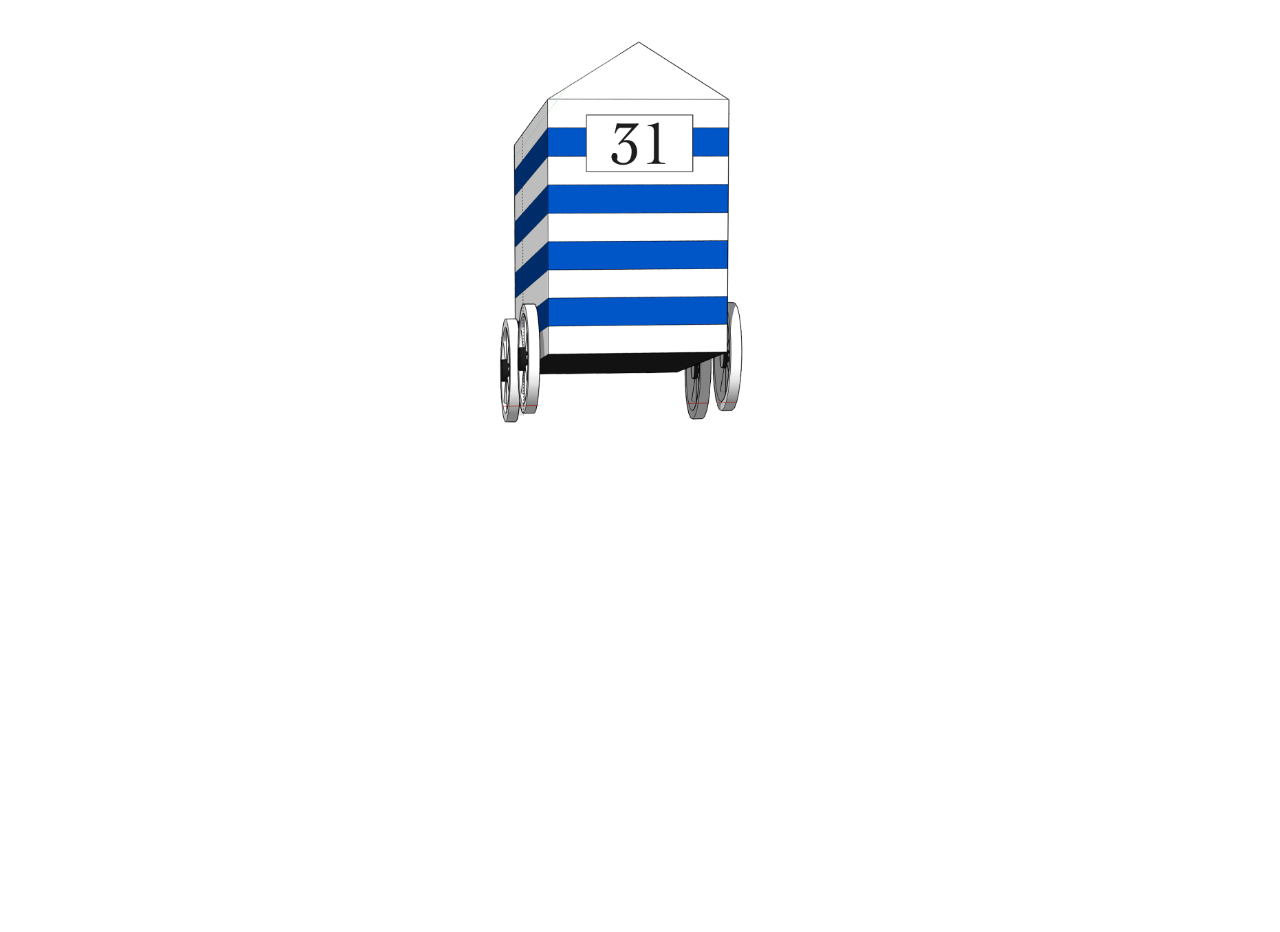
<file: index.html>
<!DOCTYPE html>
<html lang="it">
<head>
  <meta charset="UTF-8" />
  <meta name="viewport" content="width=device-width, initial-scale=1" />
  <title>casetta31</title>
  <link rel="icon" href="/favicon31.png" type="image/png" />
  <link rel="apple-touch-icon" sizes="180x180" href="/apple-touch-icon.png" />
  <link rel="icon" type="image/png" sizes="192x192" href="/android-chrome-192x192.png" />
  <link rel="icon" type="image/png" sizes="512x512" href="/android-chrome-512x512.png" />
  <style>
    * {
      box-sizing: border-box;
    }

    html, body {
      margin: 0;
      padding: 0;
      width: 100%;
      height: 100%;
      overflow-x: hidden;
      background: #fff;
    }

    body {
      display: flex;
      justify-content: center;
      align-items: flex-start;
      margin-top: 2rem; /* SPAZIO SOPRA */
    }

    .img-container {
      width: 100%;
      max-width: 3300px;
      overflow: hidden;
      display: flex;
      justify-content: center;
      align-items: flex-start;
    }

    .img-container img {
      width: 100%;
      height: auto;
      max-height: 800px;
      min-height: 400px;
      object-fit: cover;
      display: block;
    }

    @media (max-width: 768px) {
      .img-container img {
        height: 400px;
        width: auto;
        max-width: none;
      }
    }
  </style>
</head>
<body>
  <a href="descrizione.html?lang=it">
    <div class="img-container">
      <img src="schizzo31_S.png" alt="31" />
    </div>
  </a>
</body>
</html>
</file>
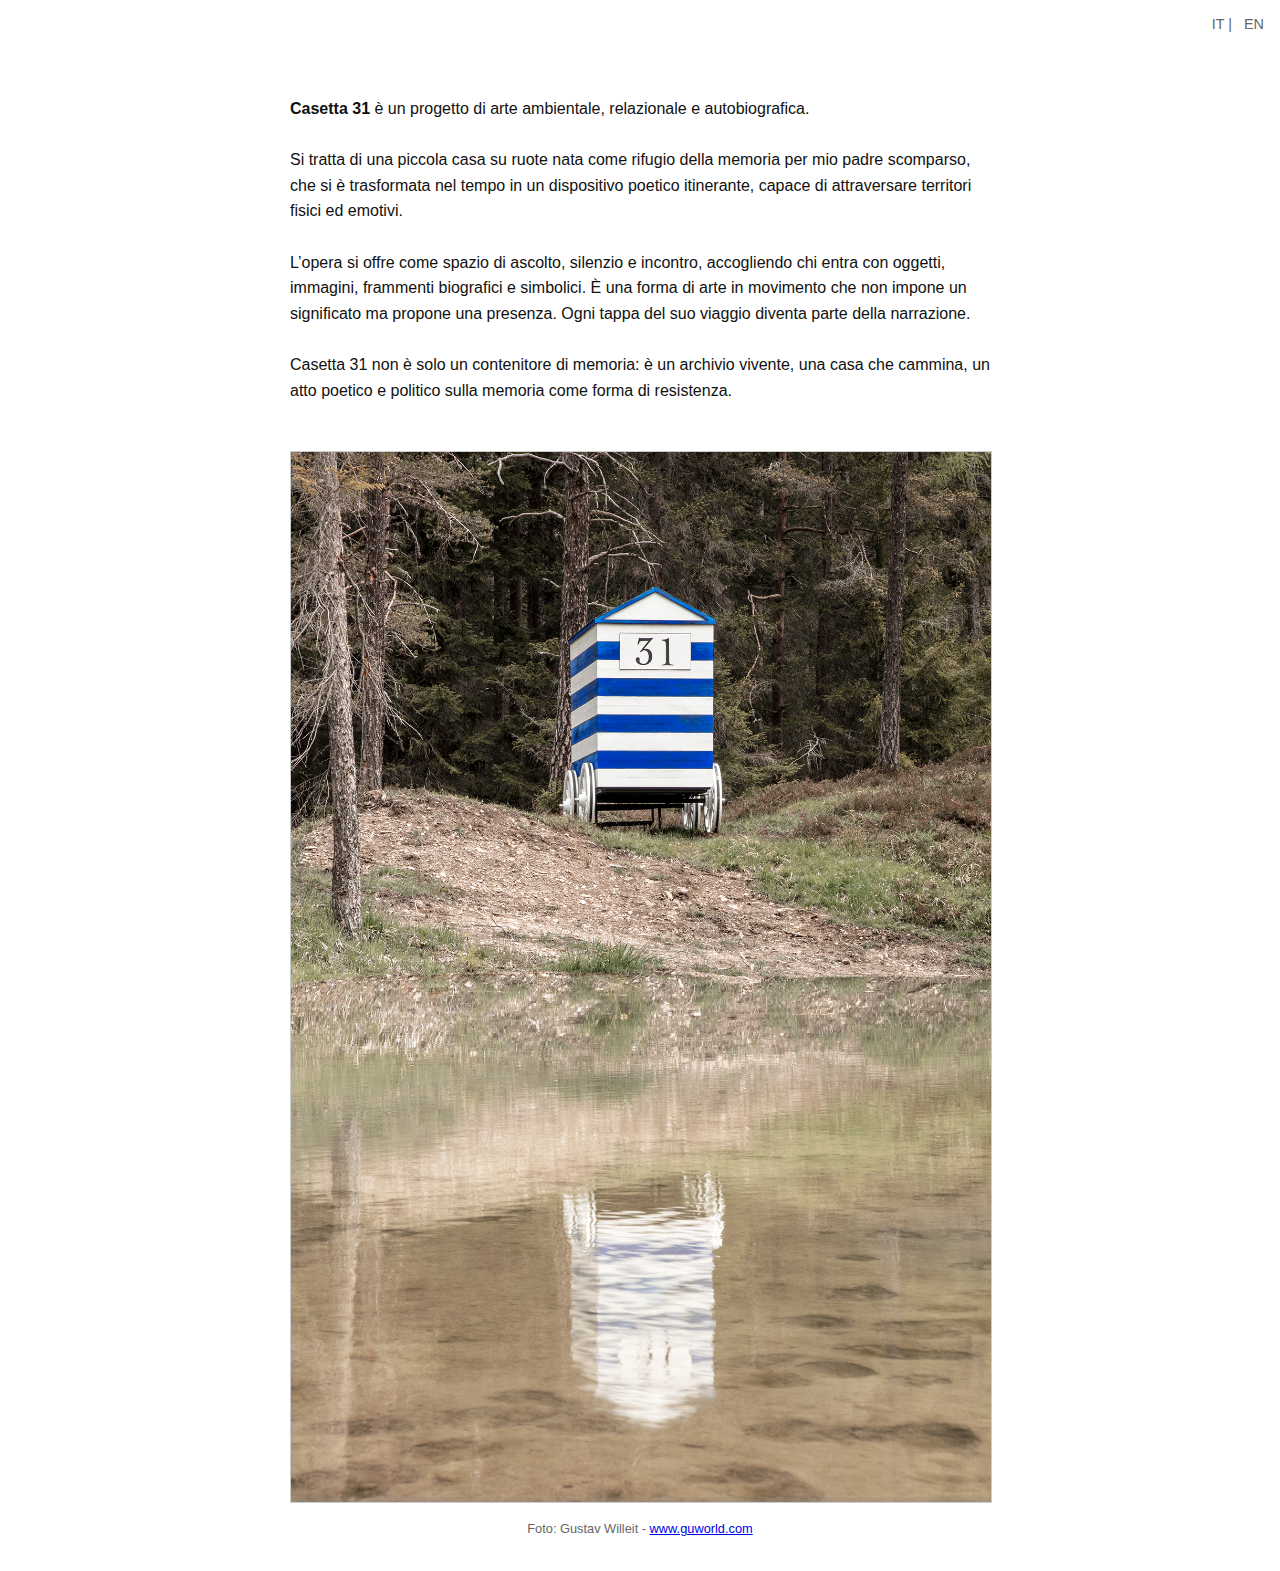
<file: descrizione.html>
<!DOCTYPE html>
<html lang="it">
<head>
  <meta charset="UTF-8" />
  <meta name="viewport" content="width=device-width, initial-scale=1.0"/>
  <title>Casetta 31 - Descrizione</title>
	 <link rel="icon" href="/favicon-31.png" type="image/png">
  <link rel="apple-touch-icon" sizes="180x180" href="/apple-touch-icon.png">
  <link rel="icon" type="image/png" sizes="192x192" href="/android-chrome-192x192.png">
  <link rel="icon" type="image/png" sizes="512x512" href="/android-chrome-512x512.png">
  <style>
    body {
      margin: 0;
      font-family: sans-serif;
      background: #fff;
      color: #111;
    }
    .lang-select {
      position: absolute;
      top: 1rem;
      right: 1rem;
      font-size: 0.9rem;
      color: #666;
    }
    .lang-select a {
      margin-left: 0.5rem;
      color: #666;
      text-decoration: none;
    }
    .content {
      max-width: 700px;
      margin: 6rem auto 2rem;
      padding: 0 1rem;
      line-height: 1.6;
      font-size: 1rem;
    }
    .content img {
      width: 100%;
      margin-top: 2rem;
      border: 1px solid #ccc;
      cursor: pointer;
    }
    .credits {
      font-size: 0.8rem;
      color: #666;
      text-align: center;
      margin-top: 0.5rem;
    }
  </style>
</head>
<body>
  <div class="lang-select">
    <a href="?lang=it">IT</a> | <a href="?lang=en">EN</a>
  </div>

  <div class="content">
    <div id="text-container"></div>
    <a href="index.html">
      <img src="GIACOMO-SAVIO_IMG_4572_GW.jpg" alt="Casetta 31" />
    </a>
    <div class="credits">Foto: Gustav Willeit - <a href="https://www.guworld.com" target="_blank">www.guworld.com</a></div>
  </div>

  <script>
    const texts = {
      it: `<p><strong>Casetta 31</strong> è un progetto di arte ambientale, relazionale e autobiografica.<br><br>
    Si tratta di una piccola casa su ruote nata come rifugio della memoria per mio padre scomparso, che si è trasformata nel tempo in un dispositivo poetico itinerante, capace di attraversare territori fisici ed emotivi.<br><br>
    L’opera si offre come spazio di ascolto, silenzio e incontro, accogliendo chi entra con oggetti, immagini, frammenti biografici e simbolici. È una forma di arte in movimento che non impone un significato ma propone una presenza. Ogni tappa del suo viaggio diventa parte della narrazione.<br><br>
    Casetta 31 non è solo un contenitore di memoria: è un archivio vivente, una casa che cammina, un atto poetico e politico sulla memoria come forma di resistenza.</p>`,
      en: `<p><strong>Casetta 31</strong> is a project of environmental, relational, and autobiographical art.<br><br>
    It is a small house on wheels, born as a memory refuge for my late father, which has over time transformed into a poetic itinerant device, capable of crossing both physical and emotional territories.<br><br>
    The work presents itself as a space for listening, silence, and encounter, welcoming those who enter with objects, images, biographical and symbolic fragments. It is a form of art in motion that does not impose a meaning but proposes a presence. Each stop on its journey becomes part of the narrative.<br><br>
    Casetta 31 is not just a container of memory: it is a living archive, a walking house, a poetic and political act on memory as a form of resistance.</p>`
    };

    const lang = new URLSearchParams(window.location.search).get("lang") || "it";
    document.getElementById("text-container").innerHTML = texts[lang] || texts.it;
  </script>
</body>
</html>
</file>
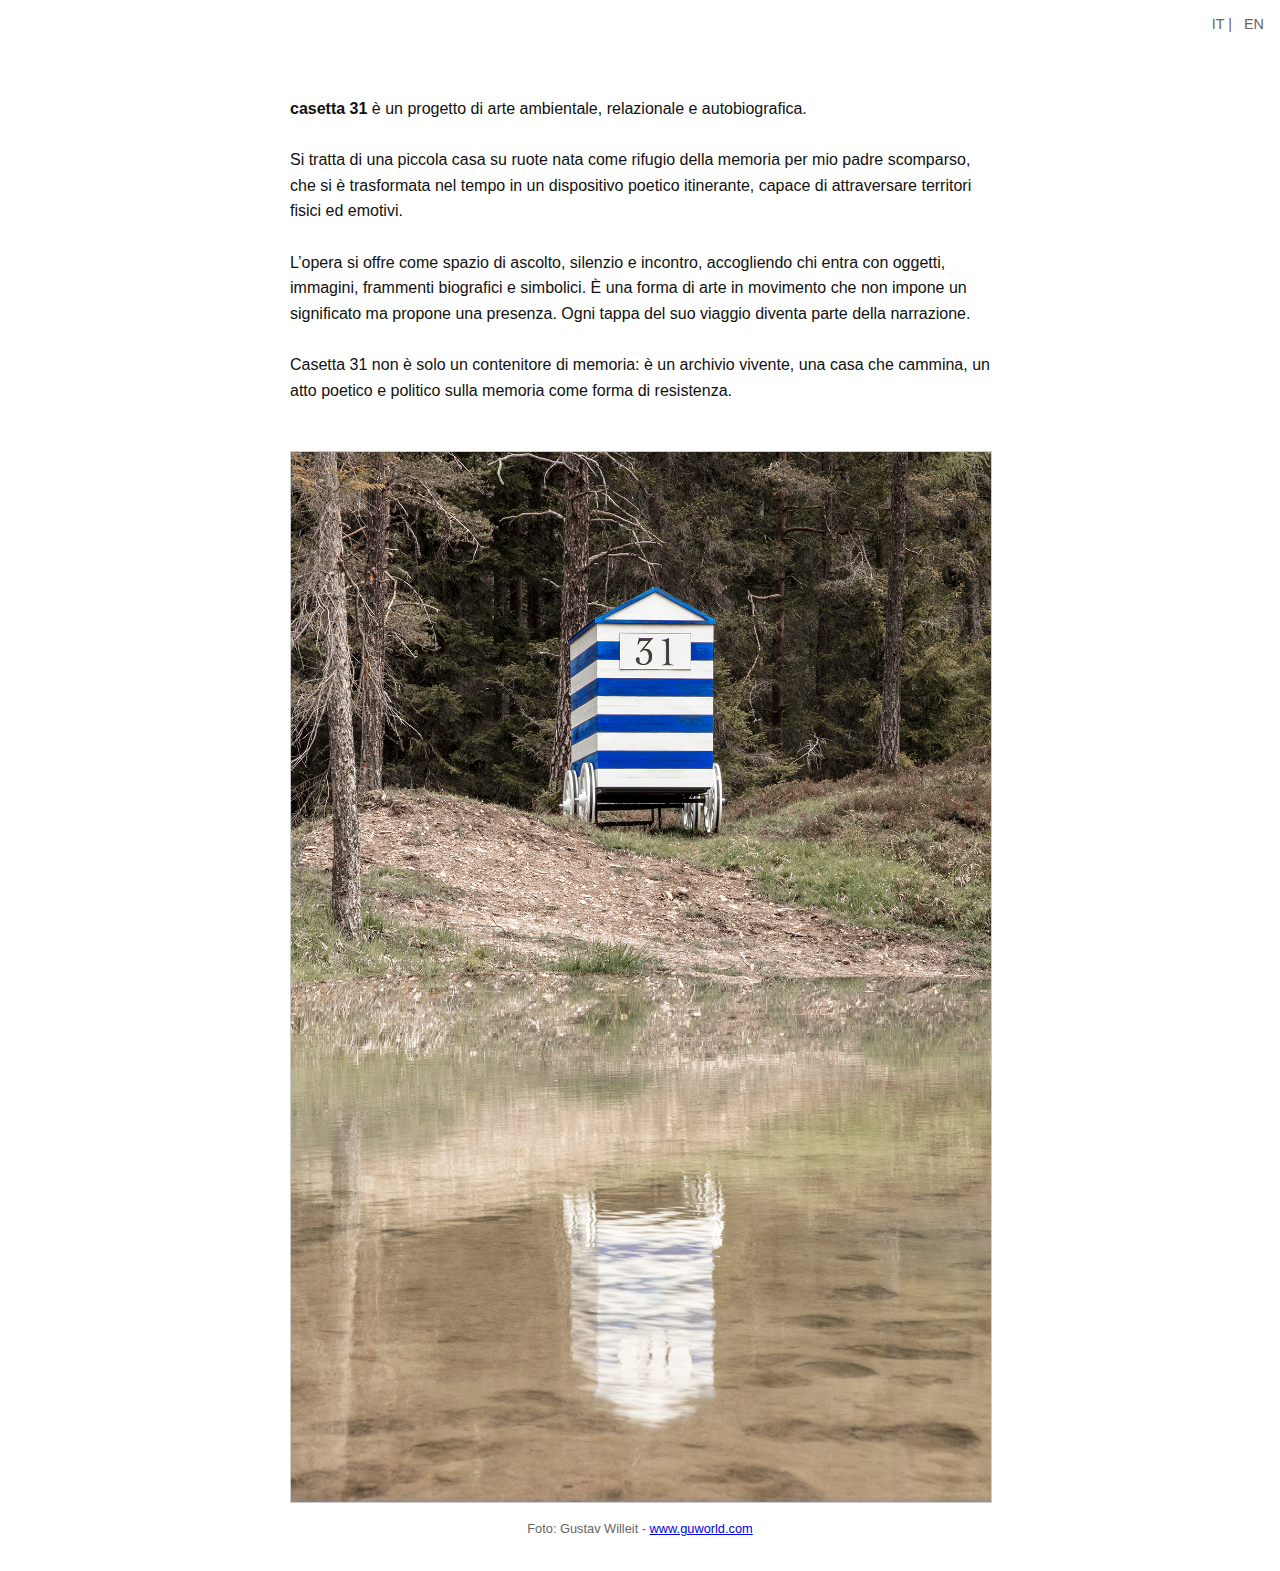
<file: descrizione_altezza.html>
<!DOCTYPE html>
<html lang="it">
<head>
  <meta charset="UTF-8" />
  <meta name="viewport" content="width=device-width, initial-scale=1.0"/>
  <title>casetta31</title>
	 <link rel="icon" href="/favicon31.png" type="image/png">
  <link rel="apple-touch-icon" sizes="180x180" href="/apple-touch-icon.png">
  <link rel="icon" type="image/png" sizes="192x192" href="/android-chrome-192x192.png">
  <link rel="icon" type="image/png" sizes="512x512" href="/android-chrome-512x512.png">
  <style>
    body {
      margin: 0;
      font-family: sans-serif;
      background: #fff;
      color: #111;
    }
    .lang-select {
      position: absolute;
      top: 1rem;
      right: 1rem;
      font-size: 0.9rem;
      color: #666;
    }
    .lang-select a {
      margin-left: 0.5rem;
      color: #666;
      text-decoration: none;
    }
    .content {
      max-width: 700px;
      margin: 6rem auto 2rem;
      padding: 0 1rem;
      line-height: 1.6;
      font-size: 1rem;
    }
    .content img {
      width: 100%;
      margin-top: 2rem;
      border: 1px solid #ccc;
      cursor: pointer;
    }
    .credits {
      font-size: 0.8rem;
      color: #666;
      text-align: center;
      margin-top: 0.5rem;
    }
  </style>
</head>
<body>
  <div class="lang-select">
    <a href="?lang=it">IT</a> | <a href="?lang=en">EN</a>
  </div>

  <div class="content">
    <div id="text-container"></div>
    <a href="index_altezza.html">
      <img src="GIACOMO-SAVIO_IMG_4572_GW.jpg" alt="Casetta 31" />
    </a>
    <div class="credits">Foto: Gustav Willeit - <a href="https://www.guworld.com" target="_blank">www.guworld.com</a></div>
  </div>

  <script>
    const texts = {
      it: `<p><strong>casetta 31</strong> è un progetto di arte ambientale, relazionale e autobiografica.<br><br>
    Si tratta di una piccola casa su ruote nata come rifugio della memoria per mio padre scomparso, che si è trasformata nel tempo in un dispositivo poetico itinerante, capace di attraversare territori fisici ed emotivi.<br><br>
    L’opera si offre come spazio di ascolto, silenzio e incontro, accogliendo chi entra con oggetti, immagini, frammenti biografici e simbolici. È una forma di arte in movimento che non impone un significato ma propone una presenza. Ogni tappa del suo viaggio diventa parte della narrazione.<br><br>
    Casetta 31 non è solo un contenitore di memoria: è un archivio vivente, una casa che cammina, un atto poetico e politico sulla memoria come forma di resistenza.</p>`,
      en: `<p><strong>Casetta 31</strong> is a project of environmental, relational, and autobiographical art.<br><br>
    It is a small house on wheels, born as a memory refuge for my late father, which has over time transformed into a poetic itinerant device, capable of crossing both physical and emotional territories.<br><br>
    The work presents itself as a space for listening, silence, and encounter, welcoming those who enter with objects, images, biographical and symbolic fragments. It is a form of art in motion that does not impose a meaning but proposes a presence. Each stop on its journey becomes part of the narrative.<br><br>
    Casetta 31 is not just a container of memory: it is a living archive, a walking house, a poetic and political act on memory as a form of resistance.</p>`
    };

    const lang = new URLSearchParams(window.location.search).get("lang") || "it";
    document.getElementById("text-container").innerHTML = texts[lang] || texts.it;
  </script>
</body>
</html>
</file>
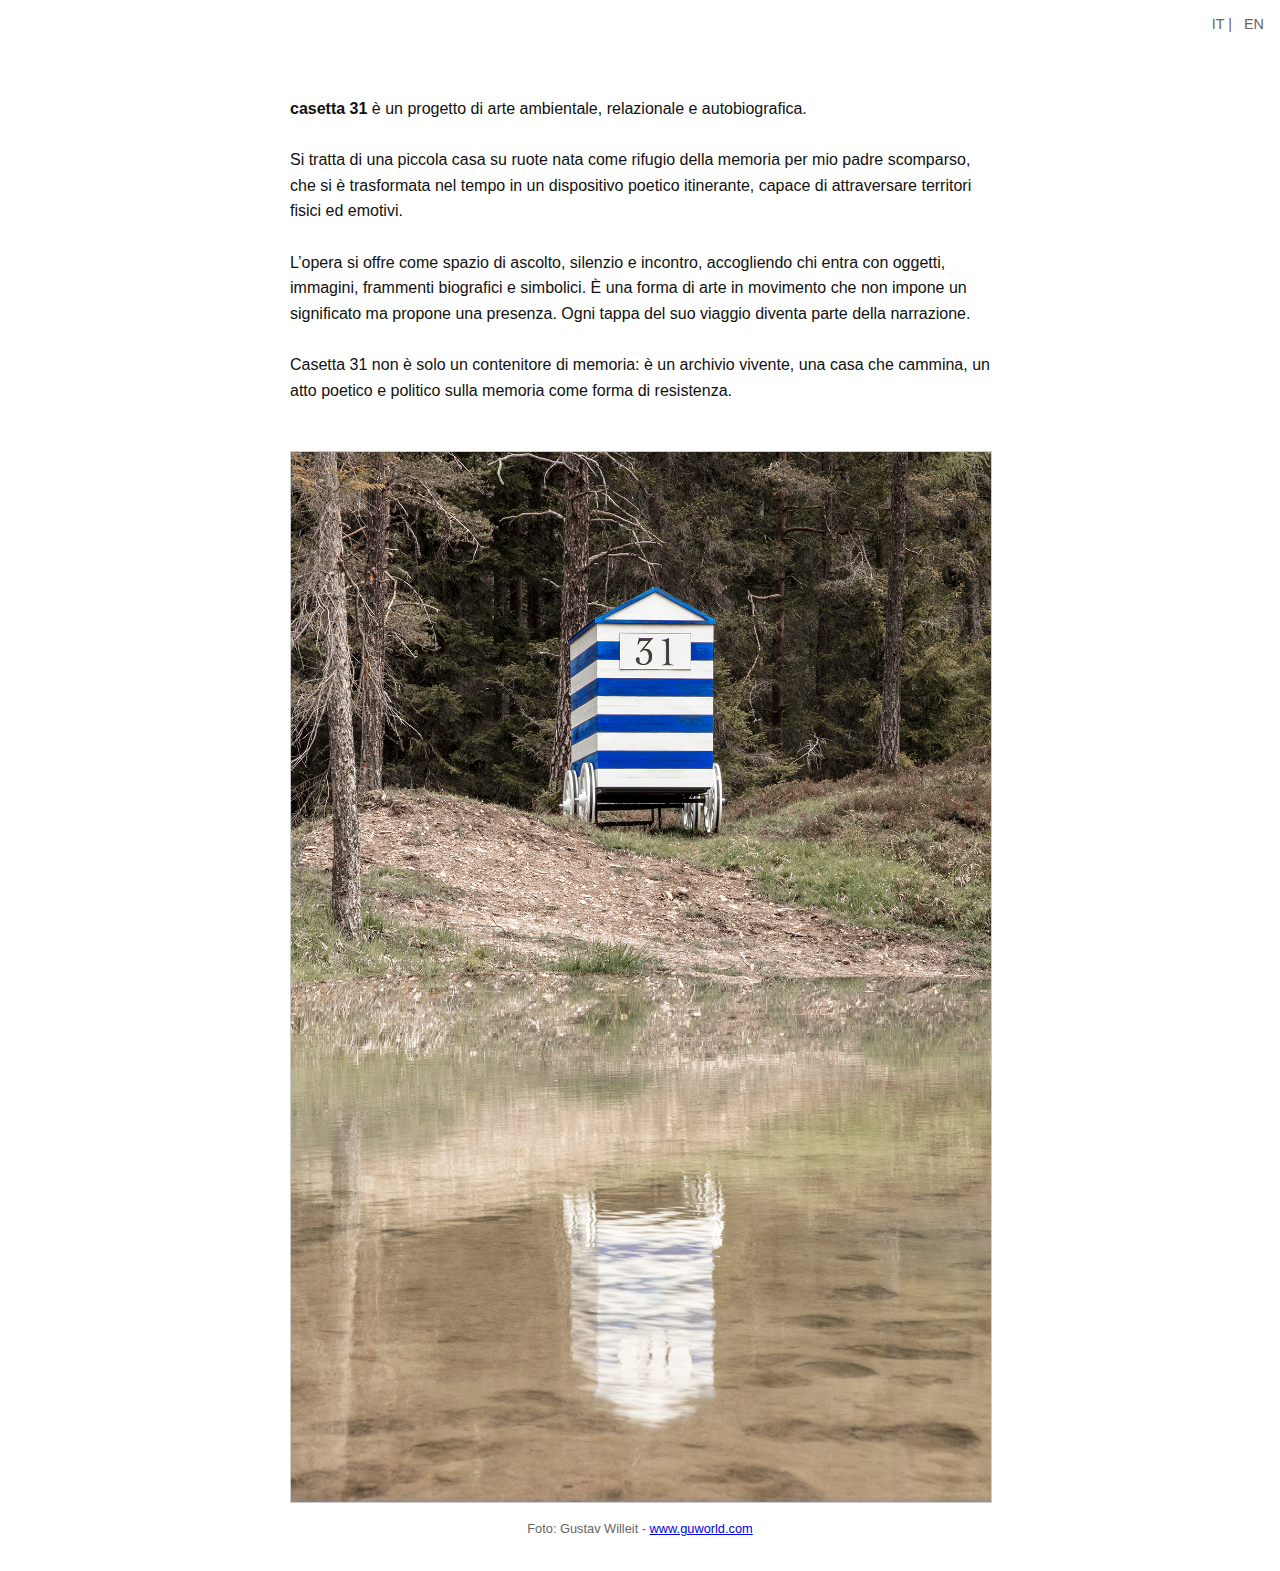
<file: descrizione_casetta.html>
<!DOCTYPE html>
<html lang="it">
<head>
  <meta charset="UTF-8" />
  <meta name="viewport" content="width=device-width, initial-scale=1.0"/>
  <title>casetta31</title>
	 <link rel="icon" href="/favicon31.png" type="image/png">
  <link rel="apple-touch-icon" sizes="180x180" href="/apple-touch-icon.png">
  <link rel="icon" type="image/png" sizes="192x192" href="/android-chrome-192x192.png">
  <link rel="icon" type="image/png" sizes="512x512" href="/android-chrome-512x512.png">
  <style>
    body {
      margin: 0;
      font-family: sans-serif;
      background: #fff;
      color: #111;
    }
    .lang-select {
      position: absolute;
      top: 1rem;
      right: 1rem;
      font-size: 0.9rem;
      color: #666;
    }
    .lang-select a {
      margin-left: 0.5rem;
      color: #666;
      text-decoration: none;
    }
    .content {
      max-width: 700px;
      margin: 6rem auto 2rem;
      padding: 0 1rem;
      line-height: 1.6;
      font-size: 1rem;
    }
    .content img {
      width: 100%;
      margin-top: 2rem;
      border: 1px solid #ccc;
      cursor: pointer;
    }
    .credits {
      font-size: 0.8rem;
      color: #666;
      text-align: center;
      margin-top: 0.5rem;
    }
  </style>
</head>
<body>
  <div class="lang-select">
    <a href="?lang=it">IT</a> | <a href="?lang=en">EN</a>
  </div>

  <div class="content">
    <div id="text-container"></div>
    <a href="index_casetta.html">
      <img src="GIACOMO-SAVIO_IMG_4572_GW.jpg" alt="Casetta 31" />
    </a>
    <div class="credits">Foto: Gustav Willeit - <a href="https://www.guworld.com" target="_blank">www.guworld.com</a></div>
  </div>

  <script>
    const texts = {
      it: `<p><strong>casetta 31</strong> è un progetto di arte ambientale, relazionale e autobiografica.<br><br>
    Si tratta di una piccola casa su ruote nata come rifugio della memoria per mio padre scomparso, che si è trasformata nel tempo in un dispositivo poetico itinerante, capace di attraversare territori fisici ed emotivi.<br><br>
    L’opera si offre come spazio di ascolto, silenzio e incontro, accogliendo chi entra con oggetti, immagini, frammenti biografici e simbolici. È una forma di arte in movimento che non impone un significato ma propone una presenza. Ogni tappa del suo viaggio diventa parte della narrazione.<br><br>
    Casetta 31 non è solo un contenitore di memoria: è un archivio vivente, una casa che cammina, un atto poetico e politico sulla memoria come forma di resistenza.</p>`,
      en: `<p><strong>Casetta 31</strong> is a project of environmental, relational, and autobiographical art.<br><br>
    It is a small house on wheels, born as a memory refuge for my late father, which has over time transformed into a poetic itinerant device, capable of crossing both physical and emotional territories.<br><br>
    The work presents itself as a space for listening, silence, and encounter, welcoming those who enter with objects, images, biographical and symbolic fragments. It is a form of art in motion that does not impose a meaning but proposes a presence. Each stop on its journey becomes part of the narrative.<br><br>
    Casetta 31 is not just a container of memory: it is a living archive, a walking house, a poetic and political act on memory as a form of resistance.</p>`
    };

    const lang = new URLSearchParams(window.location.search).get("lang") || "it";
    document.getElementById("text-container").innerHTML = texts[lang] || texts.it;
  </script>
</body>
</html>
</file>
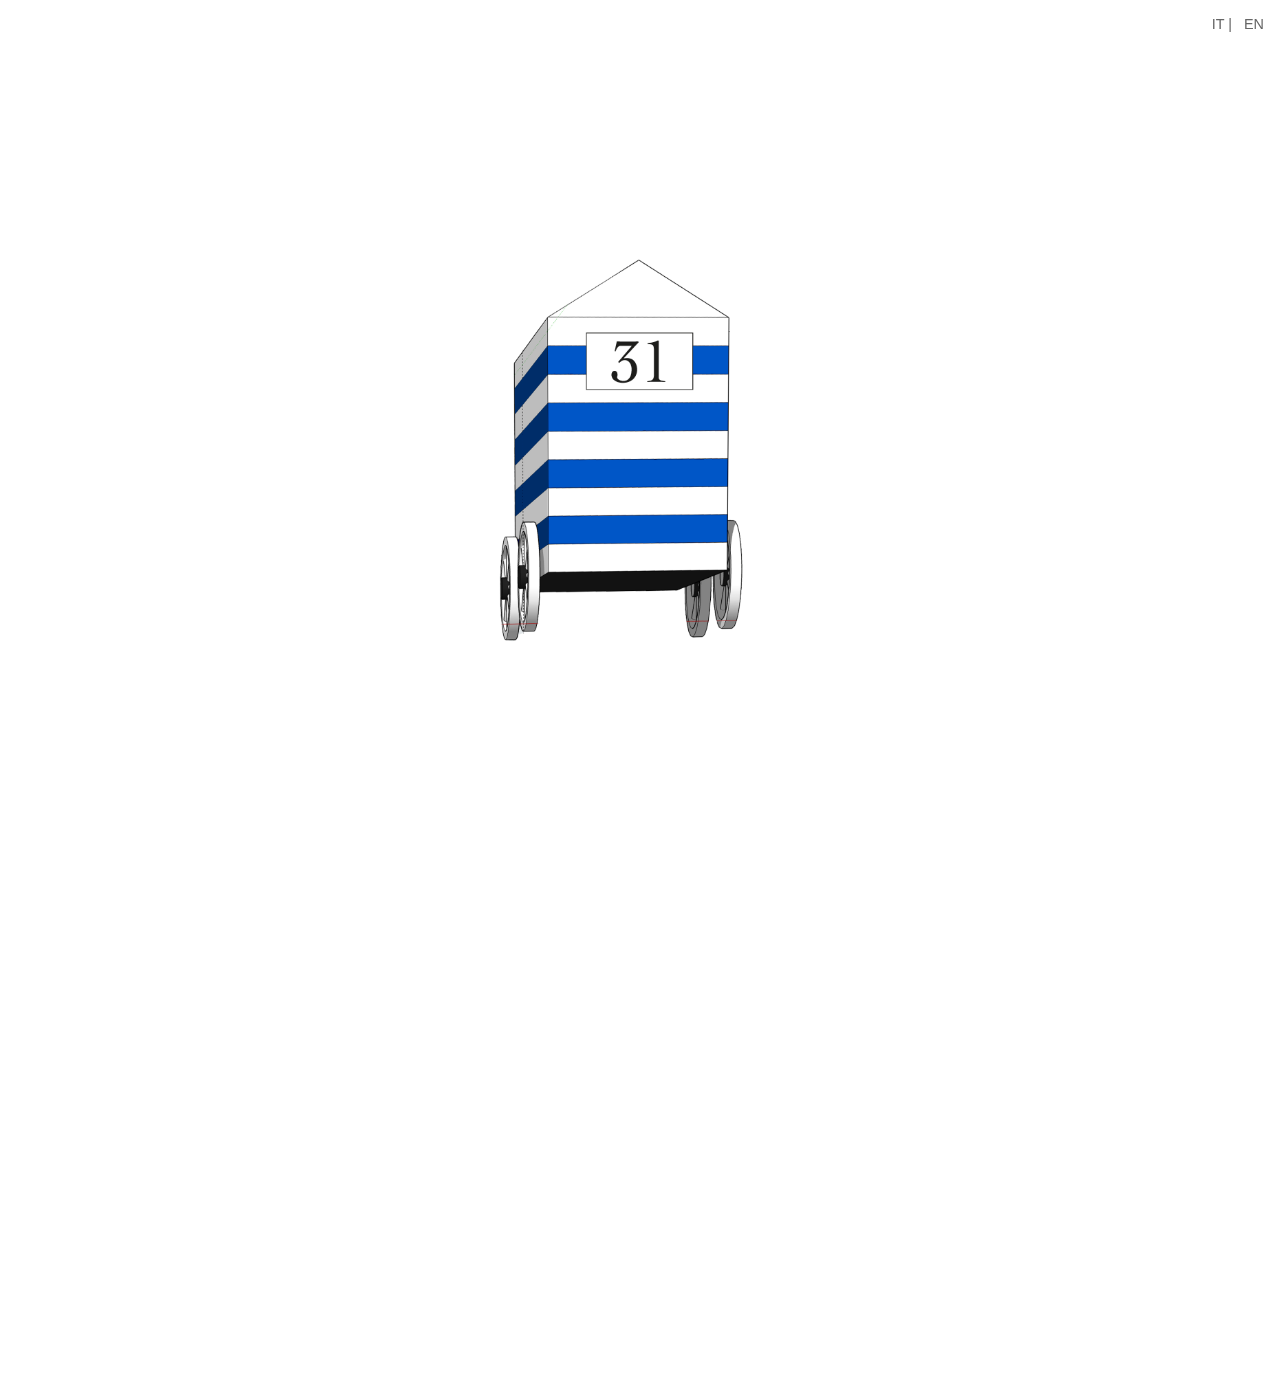
<file: descrizione_schizzo.html>
<!DOCTYPE html>
<html lang="it">
<head>
  <meta charset="UTF-8" />
  <meta name="viewport" content="width=device-width, initial-scale=1.0"/>
  <title>casetta31</title>
  <link rel="icon" href="/favicon31.png" type="image/png">
  <link rel="apple-touch-icon" sizes="180x180" href="/apple-touch-icon.png">
  <link rel="icon" type="image/png" sizes="192x192" href="/android-chrome-192x192.png">
  <link rel="icon" type="image/png" sizes="512x512" href="/android-chrome-512x512.png">
  <style>
    * {
      box-sizing: border-box;
    }

    html, body {
      margin: 0;
      padding: 0;
      width: 100%;
      height: 100%;
      overflow-x: hidden;
      background: #fff;
      font-family: sans-serif;
      color: #111;
      scrollbar-width: none; /* Firefox nasconde scrollbar verticale */
    }
    html::-webkit-scrollbar {
      width: 0;
      background: transparent;
    }

    .lang-select {
      position: absolute;
      top: 1rem;
      right: 1rem;
      font-size: 0.9rem;
      color: #666;
      z-index: 100;
    }

    .lang-select a {
      margin-left: 0.5rem;
      color: #666;
      text-decoration: none;
    }

    /* wrapper che centra verticalmente e orizzontalmente immagine */
    .img-wrapper {
      display: flex;
      justify-content: center;
      align-items: center;
      height: 100vh; /* piena altezza viewport per centratura verticale */
      width: 100%;
    }

    .img-container {
      width: 100%;
      max-width: 3300px;
      overflow: hidden;
      display: flex;
      justify-content: center;
      align-items: center;
    }

    .img-container img {
      width: 100%;
      height: auto;
      max-height: 800px;
      min-height: 400px;
      object-fit: cover;
      display: block;
      cursor: pointer;
      border: none; /* rimosso bordo */
    }

    @media (max-width: 768px) {
      .img-container img {
        height: 400px;
        width: auto;
        max-width: none;
      }
    }

    .content {
      max-width: 450px;
      margin: 1rem auto 2rem auto; /* margine sopra per distanza immagine testo */
      padding: 0 1rem;
      line-height: 1.6;
      font-size: 1rem;
      text-align: justify;
    }

    .credits {
      font-size: 0.8rem;
      color: #666;
      text-align: center;
      margin-top: 0.5rem;
    }
  </style>
</head>
<body>
  <div class="lang-select">
    <a href="?lang=it">IT</a> | <a href="?lang=en">EN</a>
  </div>

  <a href="index_schizzo.html">
    <div class="img-wrapper">
      <div class="img-container">
        <img src="schizzo31_S.png" alt="Casetta 31" />
      </div>
    </div>
  </a>

  <div class="content">
    <div id="text-container"></div>
  </div>

  <script>
    const texts = {
      it: `<p><strong>casetta 31</strong> è un progetto di arte ambientale, relazionale e autobiografica.<br><br>
    Si tratta di una piccola casa su ruote nata come rifugio della memoria per mio padre scomparso, che si è trasformata nel tempo in un dispositivo poetico itinerante, capace di attraversare territori fisici ed emotivi.<br><br>
    L’opera si offre come spazio di ascolto, silenzio e incontro, accogliendo chi entra con oggetti, immagini, frammenti biografici e simbolici. È una forma di arte in movimento che non impone un significato ma propone una presenza. Ogni tappa del suo viaggio diventa parte della narrazione.<br><br>
    Casetta 31 non è solo un contenitore di memoria: è un archivio vivente, una casa che cammina, un atto poetico e politico sulla memoria come forma di resistenza.</p>`,
      en: `<p><strong>Casetta 31</strong> is a project of environmental, relational, and autobiographical art.<br><br>
    It is a small house on wheels, born as a memory refuge for my late father, which has over time transformed into a poetic itinerant device, capable of crossing both physical and emotional territories.<br><br>
    The work presents itself as a space for listening, silence, and encounter, welcoming those who enter with objects, images, biographical and symbolic fragments. It is a form of art in motion that does not impose a meaning but proposes a presence. Each stop on its journey becomes part of the narrative.<br><br>
    Casetta 31 is not just a container of memory: it is a living archive, a walking house, a poetic and political act on memory as a form of resistance.</p>`
    };

    const lang = new URLSearchParams(window.location.search).get("lang") || "it";
    document.getElementById("text-container").innerHTML = texts[lang] || texts.it;
  </script>
</body>
</html>
</file>
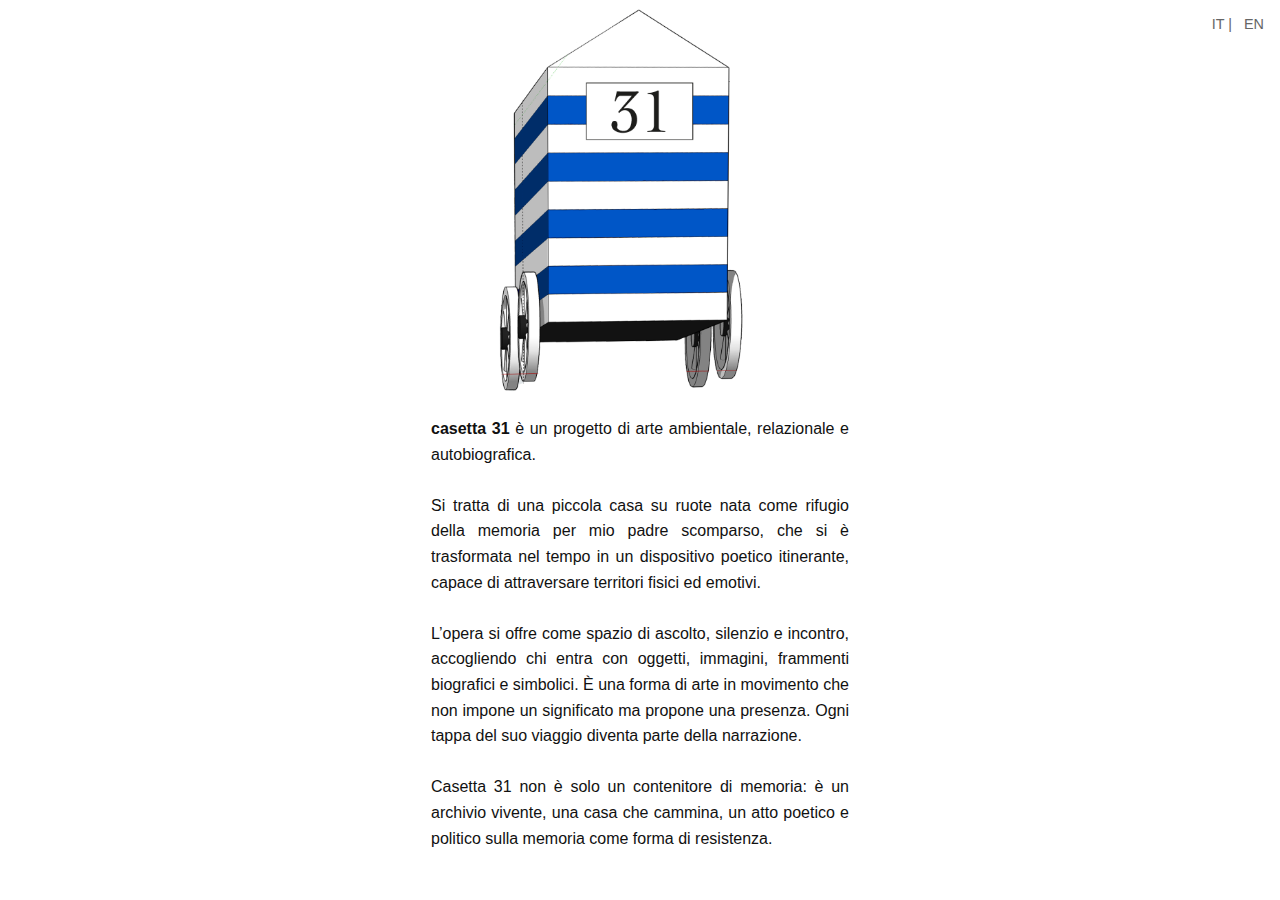
<file: descrizione_schizzo_A.html>
<!DOCTYPE html>
<html lang="it">
<head>
  <meta charset="UTF-8" />
  <meta name="viewport" content="width=device-width, initial-scale=1.0"/>
  <title>casetta31</title>
  <link rel="icon" href="/favicon31.png" type="image/png">
  <link rel="apple-touch-icon" sizes="180x180" href="/apple-touch-icon.png">
  <link rel="icon" type="image/png" sizes="192x192" href="/android-chrome-192x192.png">
  <link rel="icon" type="image/png" sizes="512x512" href="/android-chrome-512x512.png">
  <style>
    * {
      box-sizing: border-box;
    }

    html, body {
      margin: 0;
      padding: 0;
      width: 100%;
      height: 100%;
      overflow-x: hidden;
      background: #fff;
      font-family: sans-serif;
      color: #111;
      scrollbar-width: none;
    }

    html::-webkit-scrollbar {
      width: 0;
      background: transparent;
    }

    .lang-select {
      position: absolute;
      top: 1rem;
      right: 1rem;
      font-size: 0.9rem;
      color: #666;
      z-index: 100;
    }

    .lang-select a {
      margin-left: 0.5rem;
      color: #666;
      text-decoration: none;
    }

    /* wrapper modificato: rimosso height: 100vh e allineamento verticale */
    .img-wrapper {
      display: flex;
      justify-content: center;
      align-items: flex-start; /* non più centrato */
      width: 100%;
      margin-top: 0; /* se vuoi spazio sopra, aggiungi qui */
    }

    .img-container {
      width: 100%;
      max-width: 3300px;
      overflow: hidden;
      display: flex;
      justify-content: center;
      align-items: flex-start;
    }

    .img-container img {
      width: 100%;
      height: auto;
      max-height: 800px;
      min-height: 400px;
      object-fit: cover;
      display: block;
      cursor: pointer;
      border: none;
    }

    @media (max-width: 768px) {
      .img-container img {
        height: 400px;
        width: auto;
        max-width: none;
      }
    }

    .content {
      max-width: 450px;
      margin: 1rem auto 2rem auto;
      padding: 0 1rem;
      line-height: 1.6;
      font-size: 1rem;
      text-align: justify;
    }

    .credits {
      font-size: 0.8rem;
      color: #666;
      text-align: center;
      margin-top: 0.5rem;
    }
  </style>
</head>
<body>
  <div class="lang-select">
    <a href="?lang=it">IT</a> | <a href="?lang=en">EN</a>
  </div>

  <a href="index_schizzo_A.html">
    <div class="img-wrapper">
      <div class="img-container">
        <img src="schizzo31_S.png" alt="Casetta 31" />
      </div>
    </div>
  </a>

  <div class="content">
    <div id="text-container"></div>
  </div>

  <script>
    const texts = {
      it: `<p><strong>casetta 31</strong> è un progetto di arte ambientale, relazionale e autobiografica.<br><br>
    Si tratta di una piccola casa su ruote nata come rifugio della memoria per mio padre scomparso, che si è trasformata nel tempo in un dispositivo poetico itinerante, capace di attraversare territori fisici ed emotivi.<br><br>
    L’opera si offre come spazio di ascolto, silenzio e incontro, accogliendo chi entra con oggetti, immagini, frammenti biografici e simbolici. È una forma di arte in movimento che non impone un significato ma propone una presenza. Ogni tappa del suo viaggio diventa parte della narrazione.<br><br>
    Casetta 31 non è solo un contenitore di memoria: è un archivio vivente, una casa che cammina, un atto poetico e politico sulla memoria come forma di resistenza.</p>`,
      en: `<p><strong>Casetta 31</strong> is a project of environmental, relational, and autobiographical art.<br><br>
    It is a small house on wheels, born as a memory refuge for my late father, which has over time transformed into a poetic itinerant device, capable of crossing both physical and emotional territories.<br><br>
    The work presents itself as a space for listening, silence, and encounter, welcoming those who enter with objects, images, biographical and symbolic fragments. It is a form of art in motion that does not impose a meaning but proposes a presence. Each stop on its journey becomes part of the narrative.<br><br>
    Casetta 31 is not just a container of memory: it is a living archive, a walking house, a poetic and political act on memory as a form of resistance.</p>`
    };

    const lang = new URLSearchParams(window.location.search).get("lang") || "it";
    document.getElementById("text-container").innerHTML = texts[lang] || texts.it;
  </script>
</body>
</html>
</file>
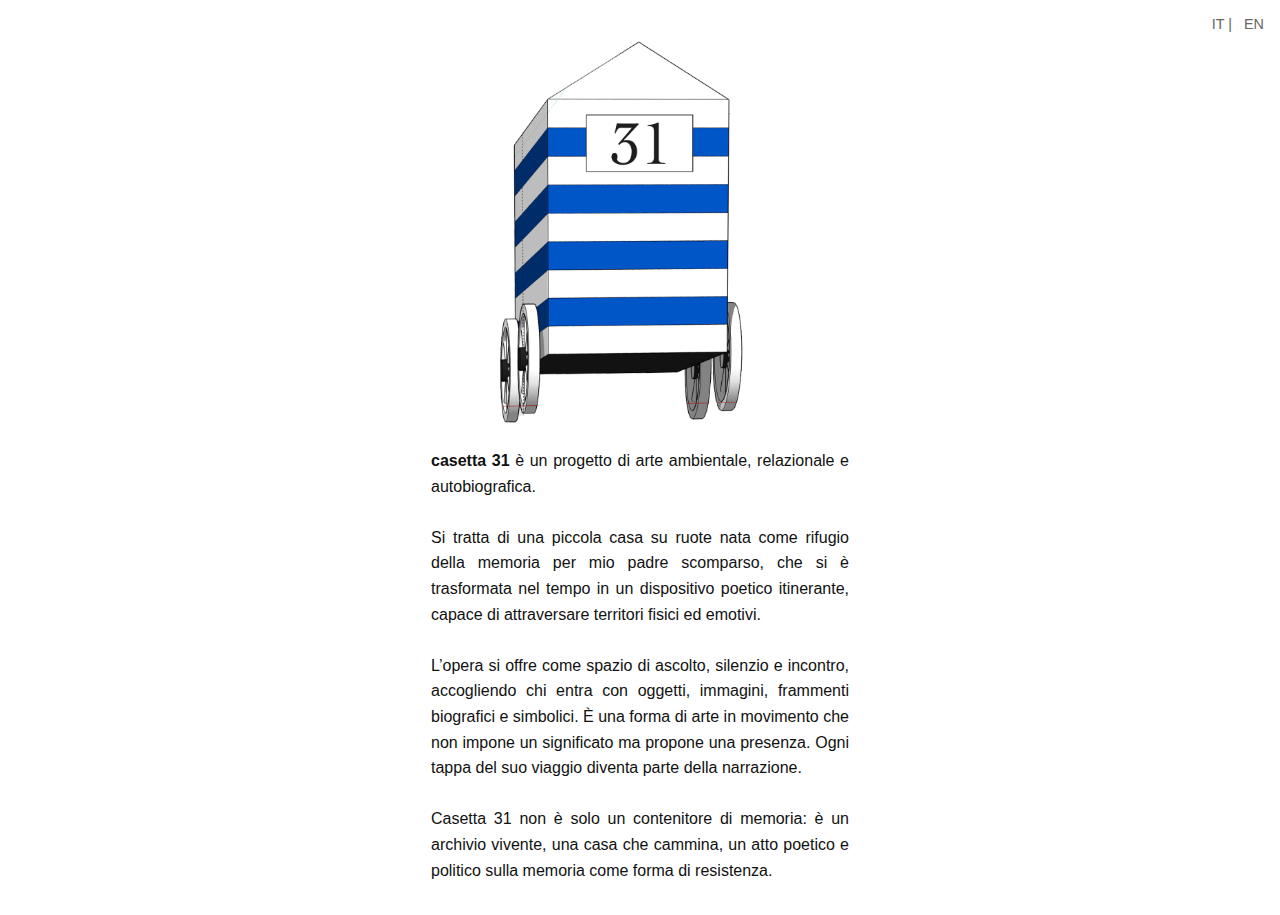
<file: descrizione_schizzo_B.html>
<!DOCTYPE html>
<html lang="it">
<head>
  <meta charset="UTF-8" />
  <meta name="viewport" content="width=device-width, initial-scale=1.0"/>
  <title>casetta31</title>
  <link rel="icon" href="/favicon31.png" type="image/png">
  <link rel="apple-touch-icon" sizes="180x180" href="/apple-touch-icon.png">
  <link rel="icon" type="image/png" sizes="192x192" href="/android-chrome-192x192.png">
  <link rel="icon" type="image/png" sizes="512x512" href="/android-chrome-512x512.png">
  <style>
    * {
      box-sizing: border-box;
    }

    html, body {
      margin: 0;
      padding: 0;
      width: 100%;
      min-height: 100%;
      overflow-x: hidden;
      background: #fff;
      font-family: sans-serif;
      color: #111;
      scrollbar-width: none;
    }

    html::-webkit-scrollbar {
      width: 0;
      background: transparent;
    }

    .lang-select {
      position: absolute;
      top: 1rem;
      right: 1rem;
      font-size: 0.9rem;
      color: #666;
      z-index: 100;
    }

    .lang-select a {
      margin-left: 0.5rem;
      color: #666;
      text-decoration: none;
    }

    .img-wrapper {
      display: flex;
      justify-content: center;
      align-items: flex-start;
      width: 100%;
      margin-top: 2rem; /* SPAZIO VISIVO SOPRA */
    }

    .img-container {
      width: 100%;
      max-width: 3300px;
      overflow: hidden;
      display: flex;
      justify-content: center;
      align-items: center;
    }

    .img-container img {
      width: 100%;
      height: auto;
      max-height: 800px;
      min-height: 400px;
      object-fit: cover;
      display: block;
      cursor: pointer;
      border: none;
    }

    @media (max-width: 768px) {
      .img-container img {
        height: 400px;
        width: auto;
        max-width: none;
      }
    }

    .content {
      max-width: 450px;
      margin: 1rem auto 2rem auto;
      padding: 0 1rem;
      line-height: 1.6;
      font-size: 1rem;
      text-align: justify;
    }

    .credits {
      font-size: 0.8rem;
      color: #666;
      text-align: center;
      margin-top: 0.5rem;
    }
  </style>
</head>
<body>
  <div class="lang-select">
    <a href="?lang=it">IT</a> | <a href="?lang=en">EN</a>
  </div>

  <a href="index_schizzo_B.html">
    <div class="img-wrapper">
      <div class="img-container">
        <img src="schizzo31_S.png" alt="Casetta 31" />
      </div>
    </div>
  </a>

  <div class="content">
    <div id="text-container"></div>
  </div>

  <script>
    const texts = {
      it: `<p><strong>casetta 31</strong> è un progetto di arte ambientale, relazionale e autobiografica.<br><br>
    Si tratta di una piccola casa su ruote nata come rifugio della memoria per mio padre scomparso, che si è trasformata nel tempo in un dispositivo poetico itinerante, capace di attraversare territori fisici ed emotivi.<br><br>
    L’opera si offre come spazio di ascolto, silenzio e incontro, accogliendo chi entra con oggetti, immagini, frammenti biografici e simbolici. È una forma di arte in movimento che non impone un significato ma propone una presenza. Ogni tappa del suo viaggio diventa parte della narrazione.<br><br>
    Casetta 31 non è solo un contenitore di memoria: è un archivio vivente, una casa che cammina, un atto poetico e politico sulla memoria come forma di resistenza.</p>`,
      en: `<p><strong>Casetta 31</strong> is a project of environmental, relational, and autobiographical art.<br><br>
    It is a small house on wheels, born as a memory refuge for my late father, which has over time transformed into a poetic itinerant device, capable of crossing both physical and emotional territories.<br><br>
    The work presents itself as a space for listening, silence, and encounter, welcoming those who enter with objects, images, biographical and symbolic fragments. It is a form of art in motion that does not impose a meaning but proposes a presence. Each stop on its journey becomes part of the narrative.<br><br>
    Casetta 31 is not just a container of memory: it is a living archive, a walking house, a poetic and political act on memory as a form of resistance.</p>`
    };

    const lang = new URLSearchParams(window.location.search).get("lang") || "it";
    document.getElementById("text-container").innerHTML = texts[lang] || texts.it;
  </script>
</body>
</html>
</file>
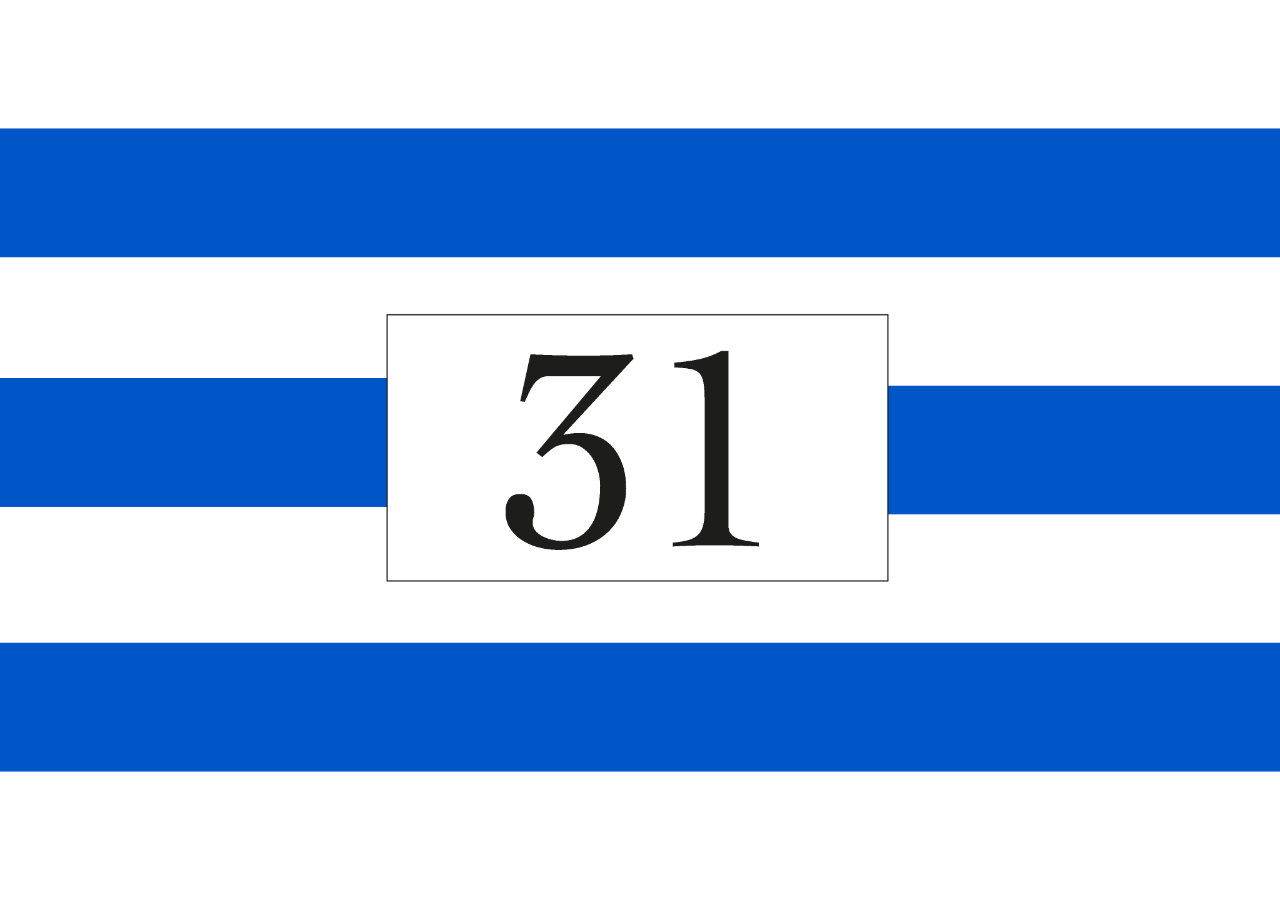
<file: index_altezza.html>
<!DOCTYPE html>
<html lang="it">
<head>
  <meta charset="UTF-8" />
  <meta name="viewport" content="width=device-width, initial-scale=1" />
  <title>altezza31</title>
  <link rel="icon" href="/favicon31.png" type="image/png" />
  <link rel="apple-touch-icon" sizes="180x180" href="/apple-touch-icon.png" />
  <link rel="icon" type="image/png" sizes="192x192" href="/android-chrome-192x192.png" />
  <link rel="icon" type="image/png" sizes="512x512" href="/android-chrome-512x512.png" />
  <style>
    * {
      box-sizing: border-box;
    }

    html, body {
      margin: 0;
      padding: 0;
      width: 100%;
      height: 100%;
      overflow: hidden;
      background: #fff;
    }

    body {
      display: flex;
      justify-content: center;
      align-items: center;
    }

    img {
      height: 100vh;         /* occuperà sempre tutta l'altezza visibile */
      width: auto;           /* proporzionata */
      max-width: none;
      object-fit: cover;     /* taglia i bordi se troppo larga */
      display: block;
    }
  </style>
</head>
<body>
  <a href="descrizione_altezza.html?lang=it">
    <img src="altezza31.png" alt="31" />
  </a>
</body>
</html>
</file>
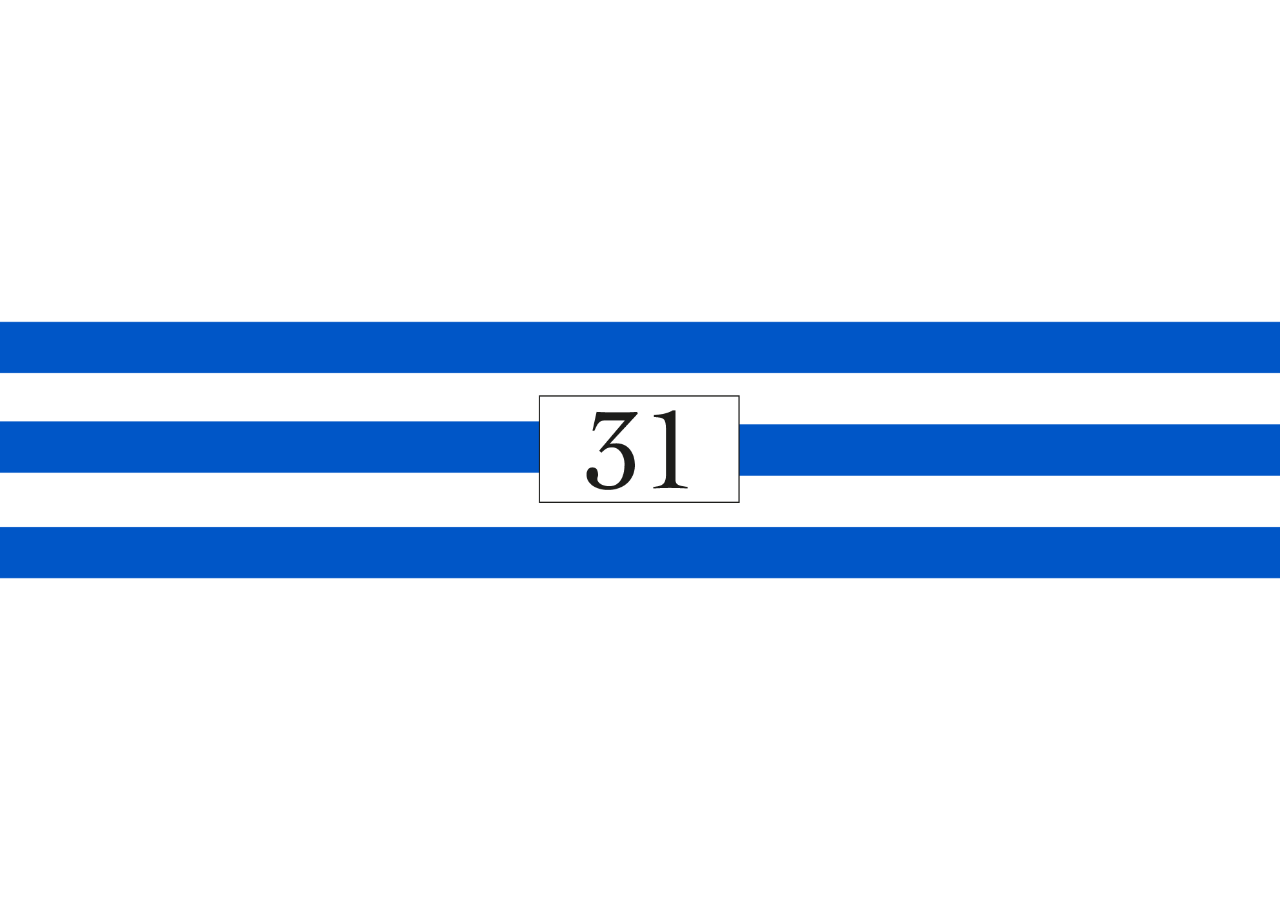
<file: index_casetta.html>
<!DOCTYPE html>
<html lang="it">
<head>
  <meta charset="UTF-8" />
  <meta name="viewport" content="width=device-width, initial-scale=1" />
  <title>casetta31</title>
  <link rel="icon" href="/favicon31.png" type="image/png" />
  <link rel="apple-touch-icon" sizes="180x180" href="/apple-touch-icon.png" />
  <link rel="icon" type="image/png" sizes="192x192" href="/android-chrome-192x192.png" />
  <link rel="icon" type="image/png" sizes="512x512" href="/android-chrome-512x512.png" />
  <style>
    * {
      box-sizing: border-box;
    }

    html, body {
      margin: 0;
      padding: 0;
      width: 100%;
      height: 100%;
      overflow-x: hidden;
      background: #fff;
    }

    body {
      display: flex;
      justify-content: center;
      align-items: center;
    }

    .img-container {
      width: 100%;
      max-width: 3300px;
      overflow: hidden;
      display: flex;
      justify-content: center;
      align-items: center;
    }

    .img-container img {
      width: 100%;
      height: auto;
      max-height: 400px;
      min-height: 200px;
      object-fit: cover; /* importante: taglia se serve, non deforma */
      display: block;
    }

    @media (max-width: 768px) {
      .img-container img {
        height: 200px;
        width: auto;
        max-width: none;
      }
    }
  </style>
</head>
<body>
  <a href="descrizione_casetta.html?lang=it">
    <div class="img-container">
      <img src="casetta31.png" alt="31" />
    </div>
  </a>
</body>
</html>
</file>
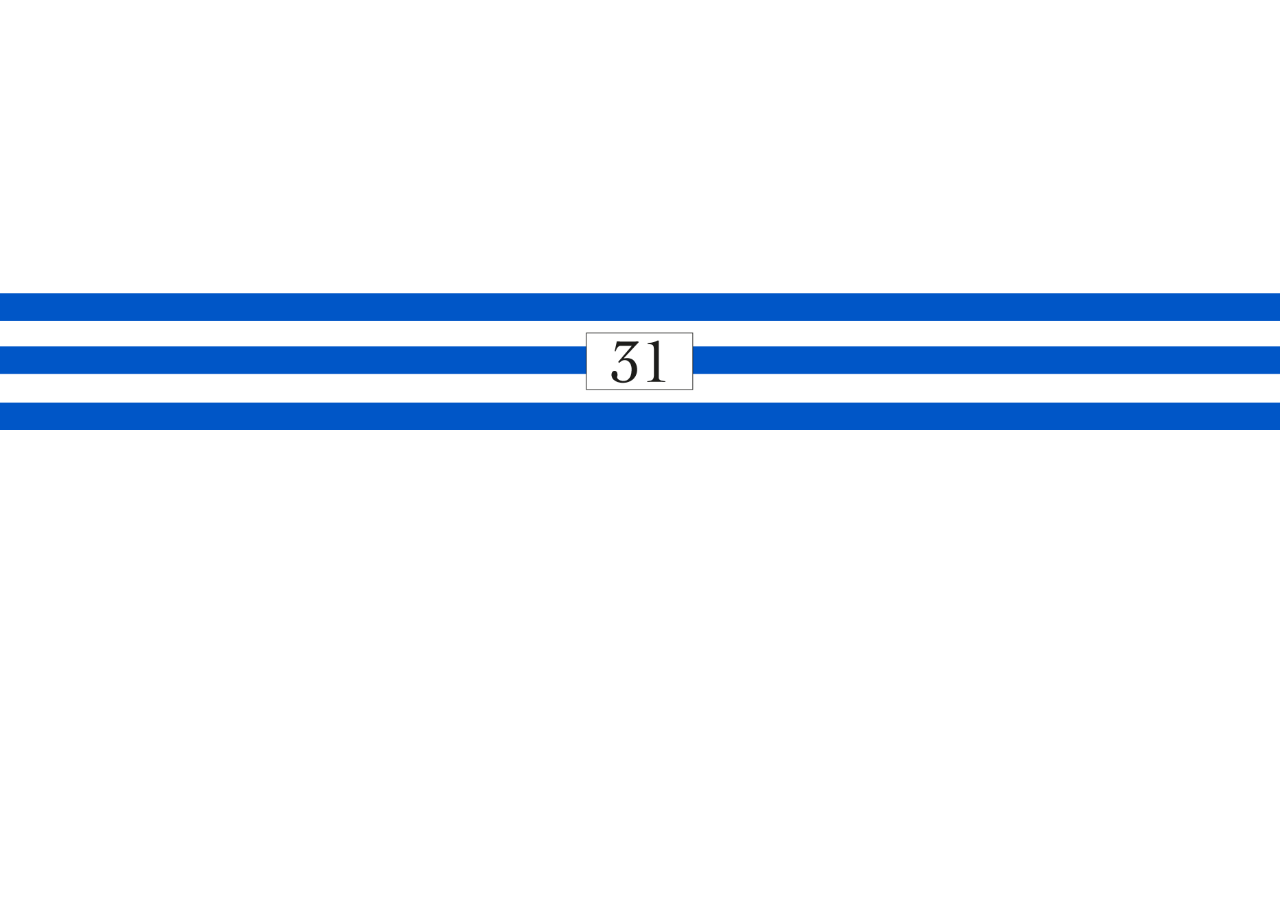
<file: index_schizzo.html>
<!DOCTYPE html>
<html lang="it">
<head>
  <meta charset="UTF-8" />
  <meta name="viewport" content="width=device-width, initial-scale=1" />
  <title>casetta31</title>
  <link rel="icon" href="/favicon31.png" type="image/png" />
  <link rel="apple-touch-icon" sizes="180x180" href="/apple-touch-icon.png" />
  <link rel="icon" type="image/png" sizes="192x192" href="/android-chrome-192x192.png" />
  <link rel="icon" type="image/png" sizes="512x512" href="/android-chrome-512x512.png" />
  <style>
    * {
      box-sizing: border-box;
    }

    html, body {
      margin: 0;
      padding: 0;
      width: 100%;
      height: 100%;
      overflow-x: hidden;
      background: #fff;
    }

    body {
      display: flex;
      justify-content: center;
      align-items: center;
    }

    .img-container {
      width: 100%;
      max-width: 3300px;
      overflow: hidden;
      display: flex;
      justify-content: center;
      align-items: center;
    }

    .img-container img {
      width: 100%;
      height: auto;
      max-height: 800px;
      min-height: 400px;
      object-fit: cover; /* importante: taglia se serve, non deforma */
      display: block;
    }

    @media (max-width: 768px) {
      .img-container img {
        height: 400px;
        width: auto;
        max-width: none;
      }
    }
  </style>
</head>
<body>
  <a href="descrizione_schizzo.html?lang=it">
    <div class="img-container">
      <img src="schizzo31.png" alt="31" />
    </div>
  </a>
</body>
</html>
</file>
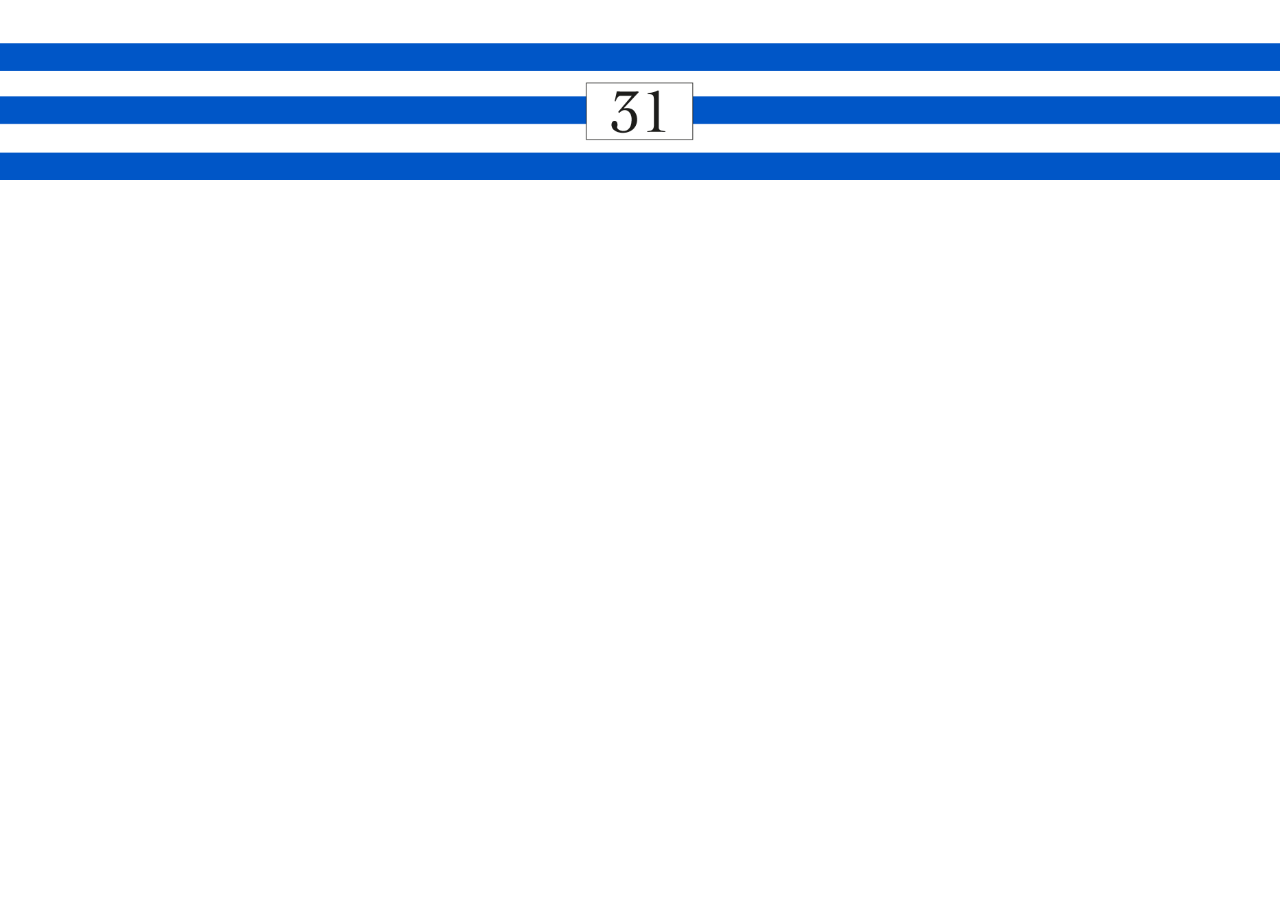
<file: index_schizzo_A.html>
<!DOCTYPE html>
<html lang="it">
<head>
  <meta charset="UTF-8" />
  <meta name="viewport" content="width=device-width, initial-scale=1" />
  <title>casetta31</title>
  <link rel="icon" href="/favicon31.png" type="image/png" />
  <link rel="apple-touch-icon" sizes="180x180" href="/apple-touch-icon.png" />
  <link rel="icon" type="image/png" sizes="192x192" href="/android-chrome-192x192.png" />
  <link rel="icon" type="image/png" sizes="512x512" href="/android-chrome-512x512.png" />
  <style>
    * {
      box-sizing: border-box;
    }

    html, body {
      margin: 0;
      padding: 0;
      width: 100%;
      height: 100%;
      overflow-x: hidden;
      background: #fff;
    }

    body {
      display: flex;
      justify-content: center;
      align-items: flex-start; /* Cambiato da center a flex-start */
    }

    .img-container {
      width: 100%;
      max-width: 3300px;
      overflow: hidden;
      display: flex;
      justify-content: center;
      align-items: flex-start; /* Cambiato da center a flex-start */
    }

    .img-container img {
      width: 100%;
      height: auto;
      max-height: 800px;
      min-height: 400px;
      object-fit: cover;
      display: block;
    }

    @media (max-width: 768px) {
      .img-container img {
        height: 400px;
        width: auto;
        max-width: none;
      }
    }
  </style>
</head>
<body>
  <a href="descrizione_schizzo_A.html?lang=it">
    <div class="img-container">
      <img src="schizzo31.png" alt="31" />
    </div>
  </a>
</body>
</html>
</file>
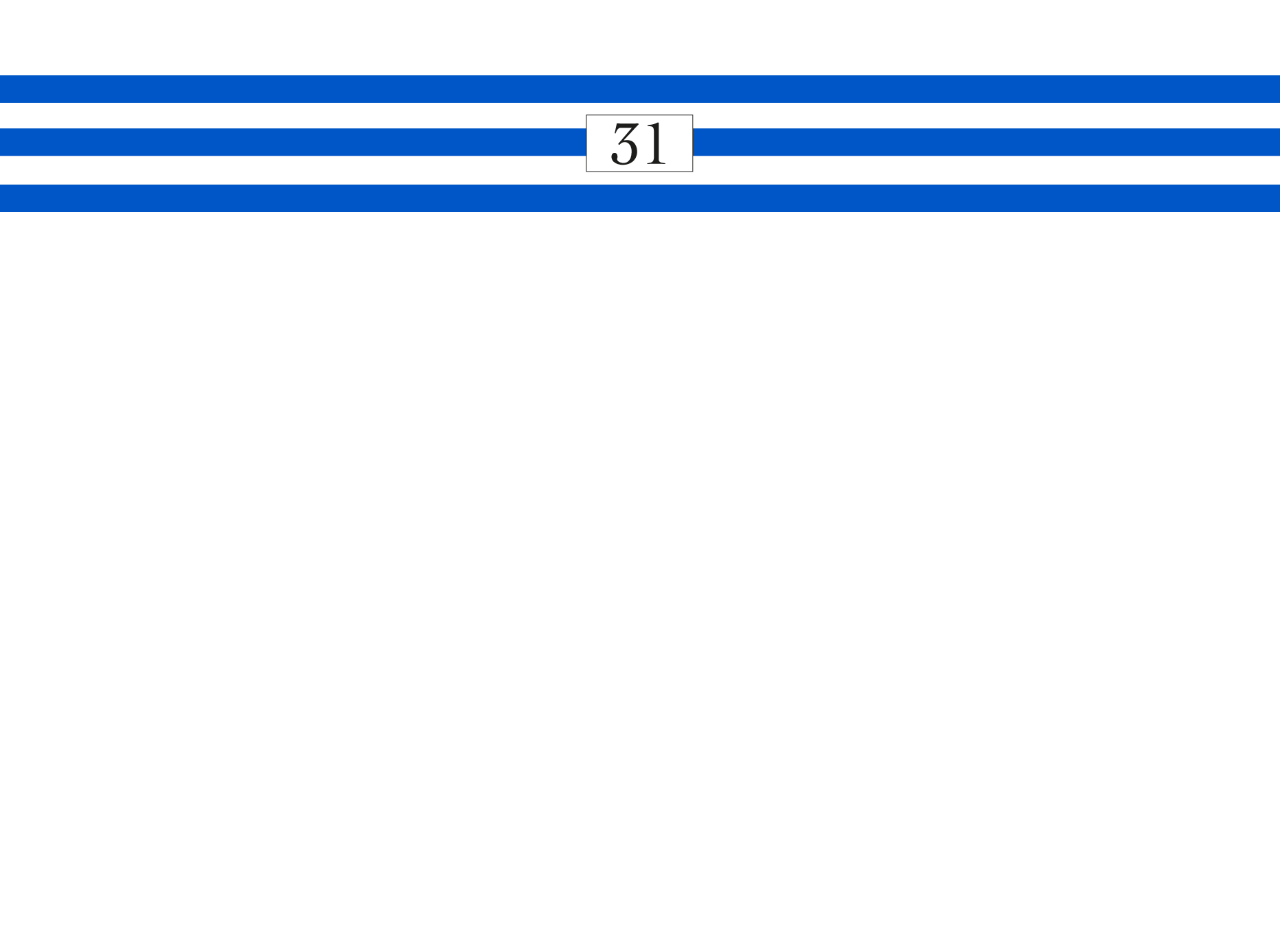
<file: index_schizzo_B.html>
<!DOCTYPE html>
<html lang="it">
<head>
  <meta charset="UTF-8" />
  <meta name="viewport" content="width=device-width, initial-scale=1" />
  <title>casetta31</title>
  <link rel="icon" href="/favicon31.png" type="image/png" />
  <link rel="apple-touch-icon" sizes="180x180" href="/apple-touch-icon.png" />
  <link rel="icon" type="image/png" sizes="192x192" href="/android-chrome-192x192.png" />
  <link rel="icon" type="image/png" sizes="512x512" href="/android-chrome-512x512.png" />
  <style>
    * {
      box-sizing: border-box;
    }

    html, body {
      margin: 0;
      padding: 0;
      width: 100%;
      height: 100%;
      overflow-x: hidden;
      background: #fff;
    }

    body {
      display: flex;
      justify-content: center;
      align-items: flex-start;
      margin-top: 2rem; /* SPAZIO SOPRA */
    }

    .img-container {
      width: 100%;
      max-width: 3300px;
      overflow: hidden;
      display: flex;
      justify-content: center;
      align-items: flex-start;
    }

    .img-container img {
      width: 100%;
      height: auto;
      max-height: 800px;
      min-height: 400px;
      object-fit: cover;
      display: block;
    }

    @media (max-width: 768px) {
      .img-container img {
        height: 400px;
        width: auto;
        max-width: none;
      }
    }
  </style>
</head>
<body>
  <a href="descrizione_schizzo_B.html?lang=it">
    <div class="img-container">
      <img src="schizzo31.png" alt="31" />
    </div>
  </a>
</body>
</html>
</file>
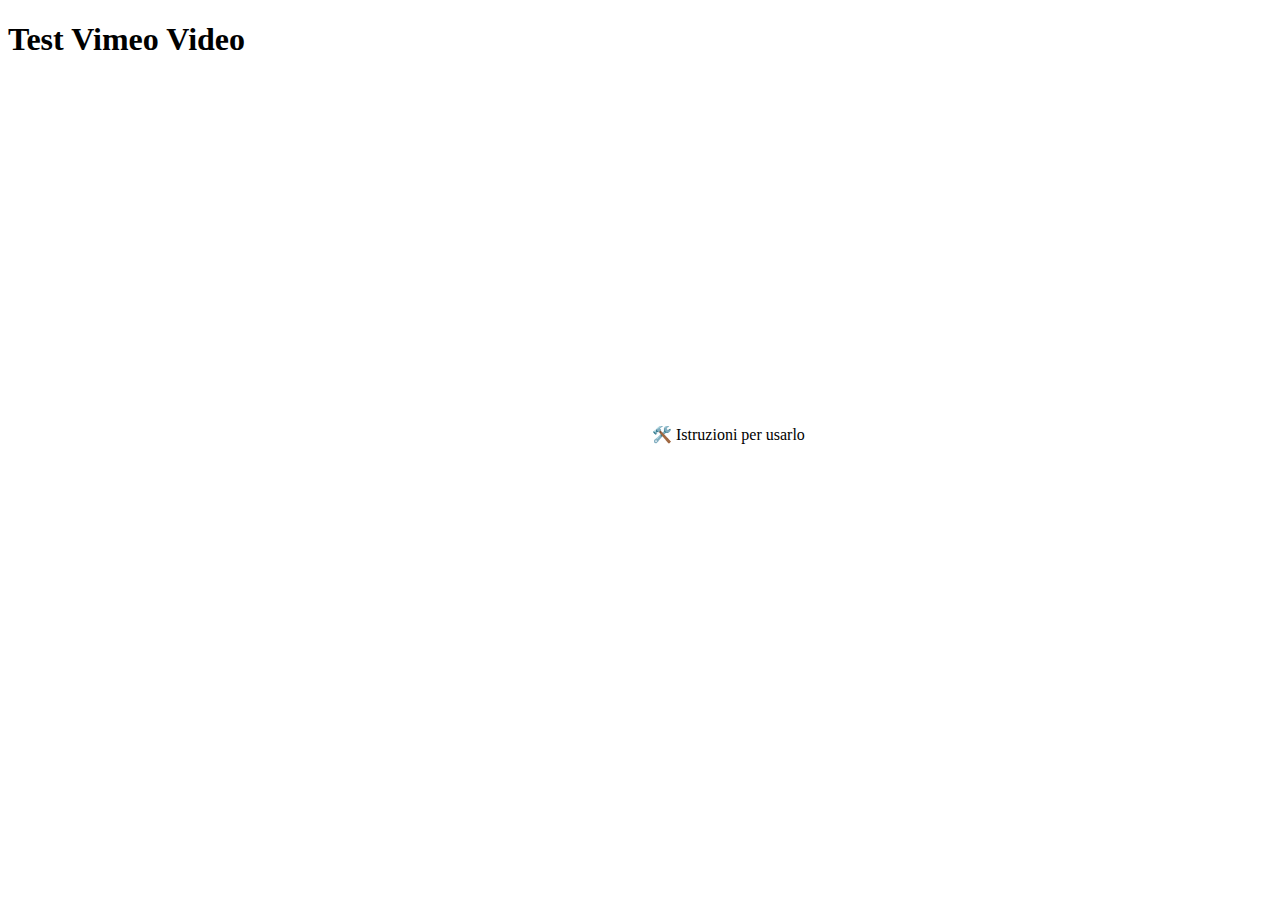
<file: prova3.html>
<!DOCTYPE html>
<html lang="it">
<head>
  <meta charset="UTF-8">
  <title>Test Vimeo Embed</title>
</head>
<body>
  <h1>Test Vimeo Video</h1>
  <iframe src="https://player.vimeo.com/video/563390238?app_id=122963" width="640" height="360" frameborder="0" allow="autoplay; fullscreen" allowfullscreen></iframe>
</body>
</html>
🛠️ Istruzioni per usarlo
</file>
